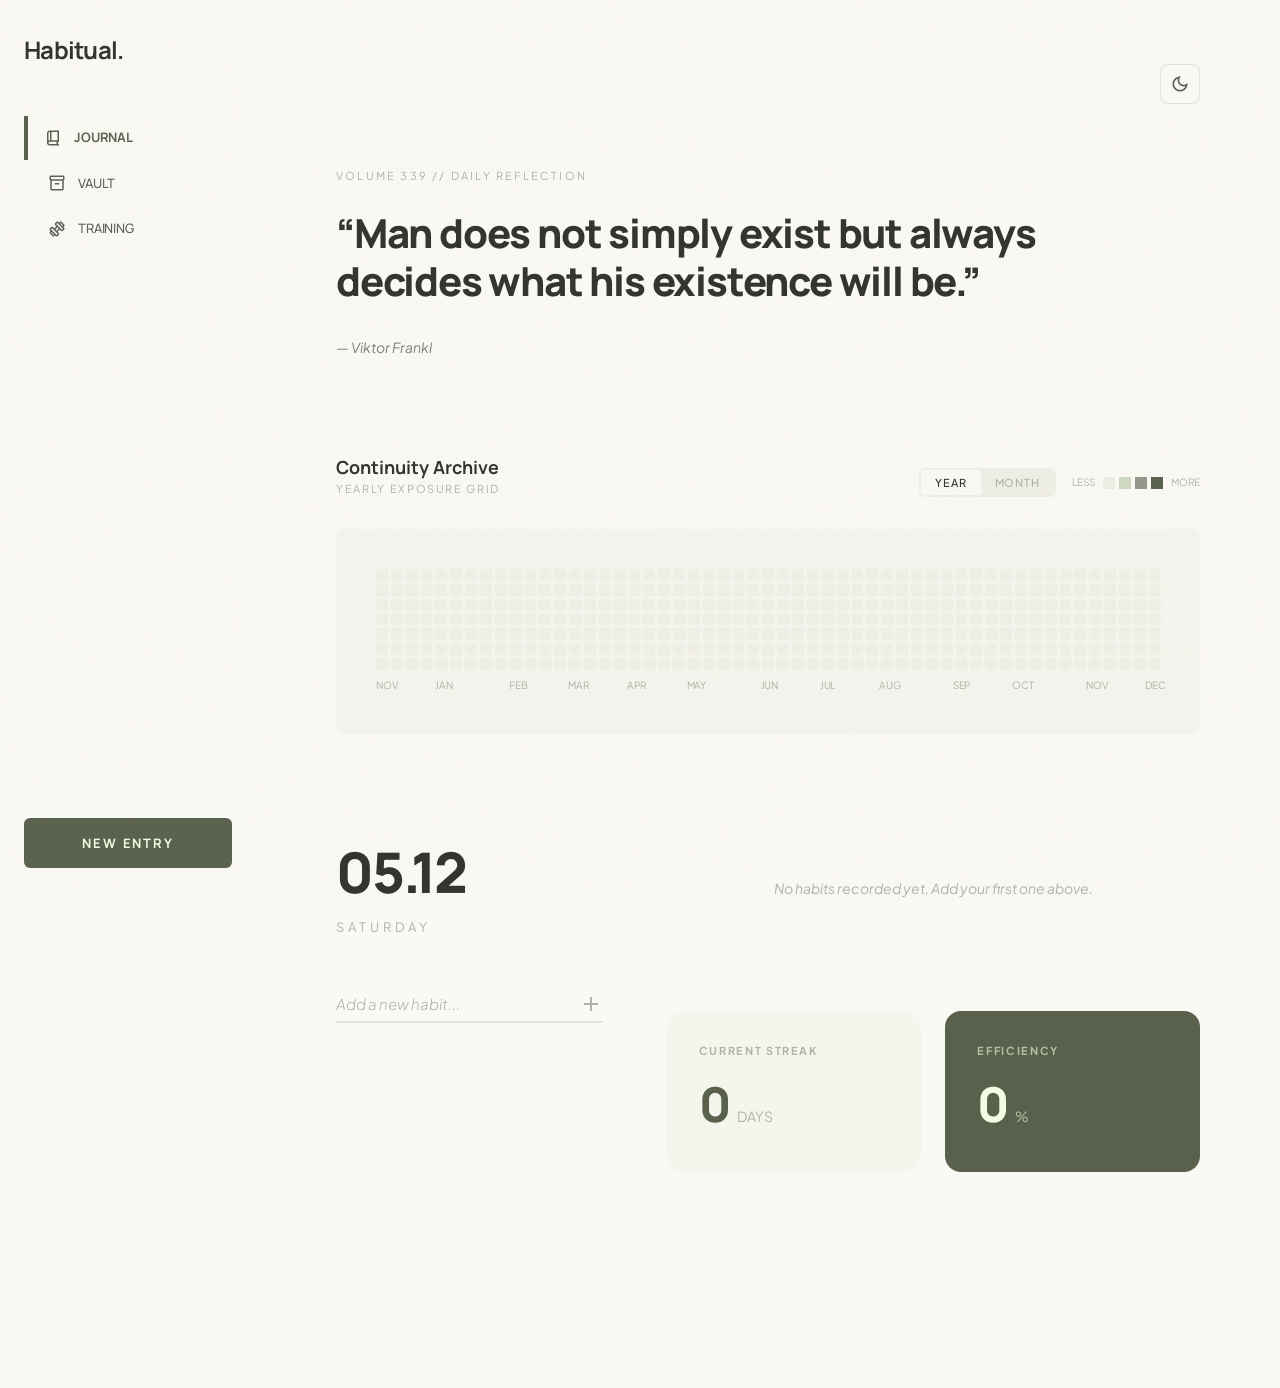
<file: index.html>
<!DOCTYPE html>
<html lang="en">
<head>
    <meta charset="UTF-8">
    <meta name="viewport" content="width=device-width, initial-scale=1.0">
    <title>Habitual</title>
    <link rel="preconnect" href="https://fonts.googleapis.com">
    <link rel="preconnect" href="https://fonts.gstatic.com" crossorigin>
    <link href="https://fonts.googleapis.com/css2?family=Manrope:wght@200;400;700;800&family=Plus+Jakarta+Sans:ital,wght@0,300;0,400;0,500;0,600;0,700;1,400&display=swap" rel="stylesheet">
    <link href="https://fonts.googleapis.com/css2?family=Material+Symbols+Outlined:wght,FILL@100..700,0..1&display=swap" rel="stylesheet">
    <link rel="icon" type="image/svg+xml" href="assets/favicon-light.svg" media="(prefers-color-scheme: light)">
    <link rel="icon" type="image/svg+xml" href="assets/favicon-dark.svg" media="(prefers-color-scheme: dark)">
    <link rel="stylesheet" href="css/style.css">
    <link rel="manifest" href="manifest.json">
    <meta name="theme-color" content="#59614d">
</head>
<body>
    <div class="film-grain"></div>

    <div class="layout">
        <!-- Sidebar -->
        <aside class="sidebar" id="sidebar">
            <div class="sidebar-brand">
                <h1 class="logo">Habitual.</h1>
            </div>
            <nav class="nav">
                <a href="#" class="nav-item active" data-view="journal">
                    <span class="material-symbols-outlined">book_2</span>
                    <span class="nav-label">Journal</span>
                </a>
                <a href="#" class="nav-item" data-view="archive">
                    <span class="material-symbols-outlined">inventory_2</span>
                    <span class="nav-label">Vault</span>
                </a>
                <a href="#" class="nav-item" data-view="training">
                    <span class="material-symbols-outlined">exercise</span>
                    <span class="nav-label">Training</span>
                </a>
            </nav>
            <div class="sidebar-footer">
                <button class="new-entry-btn" id="new-entry-btn">New Entry</button>
            </div>
        </aside>

        <!-- Main Content -->
        <main class="main">
            <!-- Top bar -->
            <header class="top-bar">
                <div class="top-bar-left">
                    <button class="hamburger" id="hamburger" aria-label="Open menu">
                        <span class="material-symbols-outlined">menu</span>
                    </button>
                    <h1 class="mobile-logo">Habitual.</h1>
                </div>
                <button class="theme-toggle" id="theme-toggle" aria-label="Toggle dark mode">
                    <span class="material-symbols-outlined" id="theme-icon">dark_mode</span>
                </button>
            </header>

            <!-- Mobile sidebar overlay -->
            <div class="mobile-sidebar-backdrop hidden" id="mobile-sidebar-backdrop"></div>

            <!-- Journal View -->
            <div id="view-journal">
            <!-- Section 1: Editorial Quote -->
            <section class="quote-section">
                <div class="quote-inner">
                    <span class="quote-label" id="quote-label"></span>
                    <h2 class="quote-text" id="quote-text"></h2>
                    <p class="quote-author" id="quote-author"></p>
                </div>
            </section>

            <!-- Section 2: Continuity Archive (Heatmap) -->
            <section class="archive-section" data-mode="year">
                <div class="archive-header">
                    <div>
                        <h3 class="archive-title">Continuity Archive</h3>
                        <p class="archive-subtitle" id="archive-subtitle">Yearly Exposure Grid</p>
                    </div>
                    <div class="archive-header-right">
                        <div class="archive-toggle" role="group" aria-label="Activity range">
                            <button type="button" class="archive-toggle-btn active" data-mode="year">Year</button>
                            <button type="button" class="archive-toggle-btn" data-mode="month">Month</button>
                        </div>
                        <div class="archive-legend">
                            <span class="legend-label">Less</span>
                            <div class="legend-boxes">
                                <div class="legend-box" data-level="0"></div>
                                <div class="legend-box" data-level="1"></div>
                                <div class="legend-box" data-level="2"></div>
                                <div class="legend-box" data-level="3"></div>
                            </div>
                            <span class="legend-label">More</span>
                        </div>
                    </div>
                </div>
                <div class="archive-card">
                    <div class="archive-grid-wrap">
                        <div class="archive-grid" id="activity-grid"></div>
                        <div class="archive-months" id="archive-months"></div>
                    </div>
                </div>
            </section>

            <!-- Section 3: Today's Tasks -->
            <section class="today-section">
                <div class="today-left">
                    <div class="today-left-sticky">
                        <h2 class="today-date" id="today-date"></h2>
                        <p class="today-day-label" id="today-day-label"></p>

                        <div class="input-group">
                            <form class="input-row" id="add-habit-form">
                                <input type="text" id="habit-input" class="habit-input" placeholder="Add a new habit..." maxlength="60" autocomplete="off">
                                <button type="submit" class="input-add-btn" aria-label="Add habit">
                                    <span class="material-symbols-outlined">add</span>
                                </button>
                            </form>
                        </div>
                    </div>
                </div>

                <div class="today-right">
                    <ul class="habit-list" id="habit-list"></ul>

                    <!-- Stat cards -->
                    <div class="stat-cards">
                        <div class="stat-card stat-card-streak">
                            <h4 class="stat-label">Current Streak</h4>
                            <div class="stat-value-row">
                                <span class="stat-number" id="stat-streak">0</span>
                                <span class="stat-unit">Days</span>
                            </div>
                        </div>
                        <div class="stat-card stat-card-efficiency">
                            <h4 class="stat-label">Efficiency</h4>
                            <div class="stat-value-row">
                                <span class="stat-number" id="stat-efficiency">0</span>
                                <span class="stat-unit">%</span>
                            </div>
                        </div>
                    </div>
                </div>
            </section>
            </div><!-- /#view-journal -->

            <!-- Archive View -->
            <section class="archive-view hidden" id="view-archive">
                <h2 class="section-title">The Vault</h2>
                <p class="archive-view-desc">Habits here are paused. Restore them to your journal or remove permanently.</p>
                <ul class="archived-list" id="archived-list"></ul>
            </section>

            <!-- Training View -->
            <section class="training-view hidden" id="view-training">
                <div class="training-content" id="training-content">

                    <!-- Empty state (no blocks) -->
                    <div class="training-empty hidden" id="training-empty">
                        <span class="quote-label">Block 000 // Awaiting Programme</span>
                        <h2 class="training-empty-title">Begin a Training Block</h2>
                        <p class="training-empty-desc">Define a cyclic routine &mdash; pick the number of days, set a title and notes for each one, then work through the cycle. When the last day is ticked, the block resets.</p>
                        <button class="new-entry-btn training-empty-cta" id="training-empty-create">Create First Block</button>
                    </div>

                    <!-- Active block view -->
                    <div class="training-block-view hidden" id="training-block-view">

                        <!-- Header / block selector -->
                        <header class="training-header">
                            <div class="training-header-left">
                                <span class="quote-label" id="training-header-label">Active Block</span>
                                <h2 class="training-block-name" id="training-block-name"></h2>
                                <div class="training-block-pills" id="training-block-pills"></div>
                            </div>
                            <div class="training-header-right">
                                <button class="training-action-btn" id="training-new-btn" aria-label="Create new block">
                                    <span class="material-symbols-outlined">add</span>
                                </button>
                                <button class="training-action-btn" id="training-edit-btn" aria-label="Edit current block">
                                    <span class="material-symbols-outlined">edit</span>
                                </button>
                                <button class="training-action-btn training-action-btn-danger" id="training-delete-btn" aria-label="Delete current block">
                                    <span class="material-symbols-outlined">delete</span>
                                </button>
                            </div>
                        </header>

                        <!-- Progress -->
                        <section class="training-progress">
                            <div class="training-progress-row">
                                <span class="training-progress-cycle" id="training-cycle-label"></span>
                                <span class="training-progress-day" id="training-progress-day"></span>
                            </div>
                            <div class="training-progress-bar">
                                <div class="training-progress-fill" id="training-progress-fill"></div>
                            </div>
                        </section>

                        <!-- Stats -->
                        <div class="stat-cards training-stat-cards">
                            <div class="stat-card stat-card-streak">
                                <h4 class="stat-label">Current Streak</h4>
                                <div class="stat-value-row">
                                    <span class="stat-number" id="training-streak">0</span>
                                    <span class="stat-unit">Days</span>
                                </div>
                            </div>
                            <div class="stat-card stat-card-cycles">
                                <h4 class="stat-label">Cycles Completed</h4>
                                <div class="stat-value-row">
                                    <span class="stat-number" id="training-cycles">0</span>
                                    <span class="stat-unit">Cycles</span>
                                </div>
                            </div>
                        </div>

                        <!-- Training Calendar (heatmap) -->
                        <section class="training-heatmap-section" data-mode="month">
                            <div class="archive-header">
                                <div>
                                    <h3 class="archive-title">Training Calendar</h3>
                                    <p class="archive-subtitle" id="training-heatmap-subtitle">Monthly Training Grid</p>
                                </div>
                                <div class="archive-header-right">
                                    <div class="archive-toggle" role="group" aria-label="Training range">
                                        <button type="button" class="archive-toggle-btn" data-tmode="year">Year</button>
                                        <button type="button" class="archive-toggle-btn active" data-tmode="month">Month</button>
                                    </div>
                                    <div class="archive-legend">
                                        <span class="legend-label">Less</span>
                                        <div class="legend-boxes">
                                            <div class="legend-box" data-level="0"></div>
                                            <div class="legend-box" data-level="1"></div>
                                            <div class="legend-box" data-level="2"></div>
                                            <div class="legend-box" data-level="3"></div>
                                        </div>
                                        <span class="legend-label">More</span>
                                    </div>
                                </div>
                            </div>
                            <div class="archive-card">
                                <div class="archive-grid-wrap">
                                    <div class="archive-grid" id="training-heatmap-grid"></div>
                                    <div class="archive-months" id="training-heatmap-months"></div>
                                </div>
                            </div>
                        </section>

                        <!-- Day list -->
                        <section class="training-days-section">
                            <h3 class="archive-title training-days-title">Training Block</h3>
                            <ul class="training-day-list" id="training-day-list"></ul>
                        </section>
                    </div>
                </div>
            </section>
        </main>
    </div>

    <!-- Delete confirmation modal -->
    <div class="modal-backdrop hidden" id="delete-modal">
        <div class="modal">
            <h3 class="modal-title">Delete permanently?</h3>
            <p class="modal-body">This habit and its history will be removed forever. This cannot be undone.</p>
            <div class="modal-actions">
                <button class="modal-btn modal-btn-cancel" id="modal-cancel">Cancel</button>
                <button class="modal-btn modal-btn-confirm" id="modal-confirm">Delete</button>
            </div>
        </div>
    </div>

    <!-- Block create/edit modal -->
    <div class="modal-backdrop hidden" id="block-modal">
        <div class="modal modal-block">
            <h3 class="modal-title" id="block-modal-title">New Block</h3>
            <form id="block-form" class="block-form" autocomplete="off">
                <label class="block-field">
                    <span class="block-field-label">Block Name</span>
                    <input type="text" id="block-name-input" class="block-field-input" maxlength="40" placeholder="e.g. Strength Cycle" required>
                </label>
                <label class="block-field">
                    <span class="block-field-label">Number of Days</span>
                    <input type="number" id="block-days-count" class="block-field-input" min="1" max="30" value="3" required>
                </label>
                <div class="block-days-list" id="block-days-list"></div>
                <div class="modal-actions">
                    <button type="button" class="modal-btn modal-btn-cancel" id="block-modal-cancel">Cancel</button>
                    <button type="submit" class="modal-btn modal-btn-save">Save Block</button>
                </div>
            </form>
        </div>
    </div>

    <!-- Block delete confirmation modal -->
    <div class="modal-backdrop hidden" id="block-delete-modal">
        <div class="modal">
            <h3 class="modal-title">Delete this block?</h3>
            <p class="modal-body">The block and its current cycle progress will be removed. Training history (streak, cycles) remains.</p>
            <div class="modal-actions">
                <button class="modal-btn modal-btn-cancel" id="block-delete-cancel">Cancel</button>
                <button class="modal-btn modal-btn-confirm" id="block-delete-confirm">Delete</button>
            </div>
        </div>
    </div>

    <!-- Cycle complete celebration -->
    <div class="cycle-complete-overlay hidden" id="cycle-complete-overlay">
        <div class="cycle-complete-card">
            <span class="material-symbols-outlined cycle-complete-icon">military_tech</span>
            <p class="quote-label" id="cycle-complete-label">Cycle Complete</p>
            <h3 class="cycle-complete-title" id="cycle-complete-title">Reset for next round</h3>
        </div>
    </div>

    <!-- Mobile FAB -->
    <button class="mobile-fab" id="mobile-add-btn" aria-label="Add habit">
        <span class="material-symbols-outlined">add</span>
    </button>

    <script src="js/quotes.js"></script>
    <script src="js/storage.js"></script>
    <script src="js/sync.js"></script>
    <script src="js/app.js"></script>
    <script>
        if ('serviceWorker' in navigator) {
            navigator.serviceWorker.register('/sw.js');
        }
    </script>
</body>
</html>
</file>
<file: css/style.css>
/* ===================================
   HABITUAL — Analog Archivist
   Light theme / Earthy greens
   =================================== */

:root {
    --background: #fbf9f4;
    --surface: #fbf9f4;
    --surface-container-lowest: #ffffff;
    --surface-container-low: #f5f4ed;
    --surface-container: #efeee6;
    --surface-container-high: #e9e9df;
    --surface-container-highest: #e2e3d8;
    --surface-variant: #e2e3d8;
    --surface-dim: #d9dbcf;
    --on-background: #31332c;
    --on-surface: #31332c;
    --on-surface-variant: #5e6057;
    --primary: #59614d;
    --primary-dim: #4d5542;
    --primary-container: #dde6cd;
    --primary-fixed-dim: #cfd8bf;
    --on-primary: #f3fbe1;
    --on-primary-container: #4c5441;
    --secondary: #665e52;
    --secondary-container: #ece1d2;
    --secondary-dim: #5a5247;
    --on-secondary: #fff8f1;
    --on-secondary-container: #585145;
    --tertiary: #5f5f5f;
    --outline: #7a7c73;
    --outline-variant: #b1b3a9;
    --inverse-surface: #0e0e0c;
    --error: #b44;
    --error-hover: #c55;
    --on-error: #fff;
    --font-headline: 'Manrope', -apple-system, BlinkMacSystemFont, 'Segoe UI', system-ui, sans-serif;
    --font-body: 'Plus Jakarta Sans', -apple-system, BlinkMacSystemFont, 'Segoe UI', system-ui, sans-serif;
}

/* Dark theme overrides */
body.dark {
    --background: #111110;
    --surface: #111110;
    --surface-container-lowest: #0c0c0b;
    --surface-container-low: #1a1a18;
    --surface-container: #1f1f1c;
    --surface-container-high: #292926;
    --surface-container-highest: #343430;
    --surface-variant: #3a3a36;
    --surface-dim: #111110;
    --on-background: #e2e3d8;
    --on-surface: #e2e3d8;
    --on-surface-variant: #c5c7bc;
    --primary: #b0b99e;
    --primary-dim: #8d9578;
    --primary-container: #3a4230;
    --primary-fixed-dim: #6b7360;
    --on-primary: #272e1e;
    --on-primary-container: #dde6cd;
    --secondary: #d0c6b7;
    --secondary-container: #3e3830;
    --secondary-dim: #a09787;
    --on-secondary: #302a22;
    --on-secondary-container: #ece1d2;
    --tertiary: #c6c6c6;
    --outline: #8d8f86;
    --outline-variant: #5e6057;
    --inverse-surface: #e2e3d8;
    --error: #cf6679;
    --error-hover: #e07a8e;
    --on-error: #1a1a18;
    --header-blur: rgba(17, 17, 16, 0.8);
}

/* Theme toggle */
.theme-toggle {
    background: none;
    border: 1px solid var(--surface-variant);
    border-radius: 8px;
    color: var(--on-surface-variant);
    cursor: pointer;
    display: flex;
    align-items: center;
    justify-content: center;
    width: 40px;
    height: 40px;
    transition: color 0.2s ease, border-color 0.2s ease;
    padding: 0;
    position: relative;
    z-index: 100;
}

.theme-toggle:hover {
    color: var(--primary);
    border-color: var(--primary);
}

.theme-toggle .material-symbols-outlined {
    font-size: 1.25rem;
}

/* Theme fade transition on key surfaces */
.sidebar,
.top-bar,
.archive-card,
.habit-item,
.stat-card,
.mobile-fab,
.new-entry-btn,
.habit-check {
    transition: background-color 0.7s ease, color 0.7s ease, border-color 0.7s ease;
}

.logo,
.quote-text,
.quote-author,
.quote-label,
.today-date,
.today-day-label,
.archive-title,
.habit-name,
.stat-number,
.stat-label,
.stat-unit,
.nav-item {
    transition: color 0.7s ease;
}

/* Reset */
*, *::before, *::after {
    margin: 0;
    padding: 0;
    box-sizing: border-box;
}

html {
    font-size: 16px;
    -webkit-font-smoothing: antialiased;
    -moz-osx-font-smoothing: grayscale;
}

body {
    font-family: var(--font-body);
    background: var(--background);
    color: var(--on-surface);
    min-height: 100vh;
    line-height: 1.5;
    position: relative;
    overflow-x: hidden;
    transition: background-color 0.7s ease, color 0.7s ease;
}

::selection {
    background: var(--primary-container);
    color: var(--on-primary-container);
}

.material-symbols-outlined {
    font-variation-settings: "FILL" 0, "wght" 400, "GRAD" 0, "opsz" 24;
}

/* Film grain */
.film-grain {
    position: fixed;
    inset: 0;
    pointer-events: none;
    z-index: 9999;
    opacity: 0.04;
    background-image: url("data:image/svg+xml,%3Csvg viewBox='0 0 512 512' xmlns='http://www.w3.org/2000/svg'%3E%3Cfilter id='noise'%3E%3CfeTurbulence type='fractalNoise' baseFrequency='0.75' numOctaves='4' stitchTiles='stitch'/%3E%3C/filter%3E%3Crect width='100%25' height='100%25' filter='url(%23noise)'/%3E%3C/svg%3E");
    background-repeat: repeat;
    background-size: 512px 512px;
}

/* ===================================
   Layout
   =================================== */

.layout {
    display: flex;
    min-height: 100vh;
}

/* ===================================
   Sidebar
   =================================== */

.sidebar {
    display: flex;
    flex-direction: column;
    width: 256px;
    height: 100vh;
    background: var(--surface);
    padding: 32px 24px;
    position: fixed;
    top: 0;
    left: 0;
    z-index: 100;
    transform: translateX(-100%);
    transition: transform 0.25s ease;
}

.sidebar-brand {
    margin-bottom: 48px;
}

.logo {
    font-family: var(--font-headline);
    font-size: 1.5rem;
    font-weight: 700;
    letter-spacing: -0.03em;
    color: var(--on-background);
}


.nav {
    display: flex;
    flex-direction: column;
    gap: 2px;
    flex-grow: 1;
}

.nav-item {
    display: flex;
    align-items: center;
    gap: 12px;
    padding: 12px 20px;
    text-decoration: none;
    font-family: var(--font-headline);
    font-size: 0.8125rem;
    font-weight: 500;
    letter-spacing: -0.01em;
    text-transform: uppercase;
    color: var(--on-surface-variant);
    transition: color 0.2s ease, background 0.2s ease;
    border-left: 4px solid transparent;
}

.nav-item .material-symbols-outlined {
    font-size: 1.125rem;
}

.nav-item:hover {
    background: var(--surface-container-high);
    color: var(--on-background);
}

.nav-item.active {
    color: var(--primary);
    font-weight: 700;
    border-left-color: var(--primary);
    padding-left: 16px;
}

.sidebar-footer {
    margin-top: auto;
}

.new-entry-btn {
    width: 100%;
    background: var(--primary);
    color: var(--on-primary);
    border: none;
    padding: 16px;
    border-radius: 6px;
    font-family: var(--font-headline);
    font-size: 0.8125rem;
    font-weight: 700;
    letter-spacing: 0.15em;
    text-transform: uppercase;
    cursor: pointer;
    transition: transform 0.15s ease;
}

.new-entry-btn:active {
    transform: scale(0.95);
}

/* ===================================
   Main Content
   =================================== */

.main {
    flex: 1;
    padding: 48px 32px 120px;
    max-width: 1100px;
    margin: 0 auto;
    overflow-x: hidden;
}

/* ===================================
   Top Bar
   =================================== */

.top-bar {
    display: flex;
    justify-content: space-between;
    align-items: center;
    margin-bottom: 48px;
    position: sticky;
    top: 0;
    background: var(--header-blur, rgba(251, 249, 244, 0.8));
    backdrop-filter: blur(12px);
    z-index: 50;
    padding: 16px 0;
}

.top-bar-left {
    display: flex;
    align-items: center;
    gap: 12px;
}

.hamburger {
    background: none;
    border: none;
    color: var(--on-surface-variant);
    cursor: pointer;
    display: flex;
    align-items: center;
    justify-content: center;
    padding: 0;
}

.hamburger .material-symbols-outlined {
    font-size: 1.5rem;
}

.mobile-logo {
    font-family: var(--font-headline);
    font-weight: 800;
    color: var(--on-background);
}

/* Mobile sidebar overlay */
.mobile-sidebar-backdrop {
    position: fixed;
    inset: 0;
    background: rgba(0, 0, 0, 0.5);
    z-index: 99;
    backdrop-filter: blur(2px);
}

.mobile-sidebar-backdrop.hidden {
    display: none;
}

.sidebar.mobile-open {
    transform: translateX(0);
}

/* ===================================
   Quote Section
   =================================== */

.quote-section {
    margin-bottom: 96px;
    margin-top: 48px;
}

.quote-inner {
    max-width: 720px;
}

.quote-label {
    display: block;
    font-family: var(--font-body);
    font-size: 0.6875rem;
    text-transform: uppercase;
    letter-spacing: 0.2em;
    color: var(--outline-variant);
    margin-bottom: 24px;
}

.quote-text {
    font-family: var(--font-headline);
    font-size: 2.5rem;
    font-weight: 800;
    color: var(--on-background);
    line-height: 1.2;
    letter-spacing: -0.03em;
}

.quote-text .highlight {
    color: var(--primary);
    font-style: italic;
}

.quote-author {
    margin-top: 32px;
    font-family: var(--font-body);
    font-size: 0.875rem;
    color: var(--on-surface-variant);
    font-style: italic;
    opacity: 0.8;
}

/* ===================================
   Continuity Archive (Heatmap)
   =================================== */

.archive-section {
    margin-bottom: 96px;
}

.archive-header {
    display: flex;
    flex-wrap: wrap;
    justify-content: space-between;
    align-items: flex-end;
    gap: 16px;
    margin-bottom: 32px;
}

.archive-header-right {
    display: flex;
    flex-wrap: wrap;
    align-items: center;
    gap: 16px;
}

.archive-toggle {
    display: flex;
    background: var(--surface-container);
    border-radius: 6px;
    padding: 2px;
}

.archive-toggle-btn {
    font-family: var(--font-body);
    font-size: 0.6875rem;
    font-weight: 500;
    text-transform: uppercase;
    letter-spacing: 0.08em;
    padding: 6px 14px;
    border: none;
    background: transparent;
    color: var(--outline-variant);
    cursor: pointer;
    border-radius: 4px;
    transition: background-color 0.7s ease, color 0.7s ease;
}

.archive-toggle-btn.active {
    background: var(--surface);
    color: var(--on-background);
}

.archive-toggle-btn:not(.active):hover {
    color: var(--on-background);
}

.archive-title {
    font-family: var(--font-headline);
    font-size: 1.125rem;
    font-weight: 700;
    color: var(--on-background);
}

.archive-subtitle {
    font-family: var(--font-body);
    font-size: 0.6875rem;
    text-transform: uppercase;
    letter-spacing: 0.15em;
    color: var(--outline-variant);
}

.archive-legend {
    display: flex;
    align-items: center;
    gap: 8px;
}

.legend-label {
    font-family: var(--font-body);
    font-size: 0.625rem;
    text-transform: uppercase;
    color: var(--outline-variant);
}

.legend-boxes {
    display: flex;
    gap: 4px;
}

.legend-box {
    width: 12px;
    height: 12px;
    transition: background-color 0.7s ease;
}

.legend-box[data-level="0"] { background: var(--surface-container); }
.legend-box[data-level="1"] { background: var(--primary-fixed-dim); }
.legend-box[data-level="2"] { background: var(--primary-dim); opacity: 0.6; }
.legend-box[data-level="3"] { background: var(--primary); }

.archive-card {
    background: var(--surface-container-low);
    padding: 24px 40px;
    border-radius: 8px;
    overflow-x: auto;
}

.archive-grid-wrap {
    min-width: 700px;
}

.archive-grid {
    display: grid;
    grid-template-rows: repeat(7, 1fr);
    grid-auto-flow: column;
    grid-auto-columns: 1fr;
    gap: 3px;
}

.activity-cell {
    aspect-ratio: 1;
    border-radius: 2px;
    opacity: 0.9;
    transition: opacity 0.15s ease, background-color 0.7s ease;
    cursor: crosshair;
    position: relative;
}

.activity-cell:hover {
    opacity: 1;
    z-index: 20;
}

.activity-cell[data-level="0"] { background: var(--surface-container); }
.activity-cell[data-level="1"] { background: var(--primary-fixed-dim); }
.activity-cell[data-level="2"] { background: var(--primary-dim); opacity: 0.6; }
.activity-cell[data-level="2"]:hover { opacity: 0.8; }
.activity-cell[data-level="3"] { background: var(--primary); }

/* Tooltip */
.activity-cell::after {
    content: attr(data-tooltip);
    position: absolute;
    bottom: calc(100% + 6px);
    left: 50%;
    transform: translateX(-50%);
    background: var(--inverse-surface);
    color: var(--surface);
    font-size: 0.625rem;
    font-family: var(--font-body);
    padding: 4px 8px;
    border-radius: 4px;
    white-space: nowrap;
    opacity: 0;
    pointer-events: none;
    transition: opacity 0.15s ease;
    z-index: 10;
}

.activity-cell:hover::after {
    opacity: 1;
}

.archive-months {
    position: relative;
    height: 16px;
    margin-top: 8px;
    font-family: var(--font-body);
    font-size: 0.625rem;
    text-transform: uppercase;
    letter-spacing: -0.02em;
    color: var(--outline-variant);
}

.archive-section[data-mode="month"] .archive-grid-wrap {
    min-width: 0;
}

.archive-section[data-mode="month"] .archive-grid {
    grid-template-rows: repeat(7, 14px);
    grid-auto-columns: 14px;
    justify-content: start;
}

.archive-section[data-mode="month"] .archive-months {
    display: none;
}

/* ===================================
   Today Section
   =================================== */

.today-section {
    display: grid;
    grid-template-columns: 1fr;
    gap: 64px;
    margin-bottom: 96px;
}

.today-left-sticky {
    position: sticky;
    top: 96px;
}

.today-date {
    font-family: var(--font-headline);
    font-size: 3.5rem;
    font-weight: 800;
    color: var(--on-background);
    letter-spacing: -0.04em;
    margin-bottom: 4px;
}

.today-day-label {
    font-family: var(--font-body);
    font-size: 0.8125rem;
    text-transform: uppercase;
    letter-spacing: 0.3em;
    color: var(--outline-variant);
    margin-bottom: 48px;
}

/* Input group */
.input-group {
    margin-bottom: 32px;
}


.input-row {
    display: flex;
    align-items: center;
    position: relative;
}

.habit-input {
    width: 100%;
    background: transparent;
    border: none;
    border-bottom: 2px solid var(--surface-variant);
    padding: 8px 32px 8px 0;
    font-family: var(--font-body);
    font-size: 0.9375rem;
    color: var(--on-background);
    outline: none;
    transition: border-color 0.2s ease;
}

.habit-input::placeholder {
    color: var(--outline-variant);
    font-weight: 300;
    font-style: italic;
}

.habit-input:focus {
    border-bottom-color: var(--primary);
}

.input-add-btn {
    position: absolute;
    right: 0;
    top: 50%;
    transform: translateY(-50%);
    background: none;
    border: none;
    cursor: pointer;
    color: var(--outline-variant);
    transition: color 0.15s ease;
    padding: 0;
    display: flex;
}

.input-add-btn:hover,
.habit-input:focus ~ .input-add-btn {
    color: var(--primary);
}


/* ===================================
   Habit List
   =================================== */

.habit-list {
    list-style: none;
    display: flex;
    flex-direction: column;
    gap: 12px;
    margin-bottom: 24px;
}

.habit-item {
    display: flex;
    align-items: center;
    justify-content: space-between;
    padding: 20px;
    background: var(--surface-container-highest);
    border-radius: 8px;
    transition: transform 0.2s ease;
    cursor: grab;
    user-select: none;
}

.habit-item.dragging {
    opacity: 0.4;
    transform: scale(0.98);
}

.habit-item.drag-over {
    box-shadow: inset 0 -2px 0 var(--primary);
}

.habit-item-left {
    display: flex;
    align-items: center;
    gap: 24px;
    flex: 1;
    min-width: 0;
}

.habit-check {
    flex-shrink: 0;
    width: 24px;
    height: 24px;
    border: 2px solid var(--primary);
    border-radius: 4px;
    background: transparent;
    cursor: pointer;
    display: flex;
    align-items: center;
    justify-content: center;
    transition: all 0.15s ease;
    padding: 0;
    color: var(--primary);
}

.habit-check .material-symbols-outlined {
    font-size: 1.125rem;
    transform: scale(0);
    transition: transform 0.15s ease;
}

.habit-check:active {
    transform: scale(0.9);
}

.habit-item.completed .habit-check {
    background: var(--primary);
    border-color: var(--primary);
    color: var(--on-primary);
}

.habit-item.completed .habit-check .material-symbols-outlined {
    transform: scale(1);
}

.habit-name {
    font-family: var(--font-headline);
    font-size: 1.0625rem;
    font-weight: 600;
    color: var(--on-background);
    letter-spacing: -0.01em;
    white-space: nowrap;
    overflow: hidden;
    text-overflow: ellipsis;
}

.habit-item.completed .habit-name {
    text-decoration: line-through;
    opacity: 0.6;
    font-style: italic;
}

.habit-item.completed {
    background: var(--secondary-container);
    opacity: 0.8;
}

.habit-item-right {
    display: flex;
    align-items: center;
    gap: 8px;
    flex-shrink: 0;
}

.habit-badge {
    font-family: var(--font-body);
    font-size: 0.625rem;
    text-transform: uppercase;
    letter-spacing: 0.15em;
    padding: 4px 8px;
    border-radius: 4px;
}

.habit-badge-streak {
    color: var(--outline-variant);
    background: var(--surface-container-low);
}

.habit-badge-done {
    color: var(--primary);
    font-weight: 700;
}

.habit-delete {
    background: none;
    border: none;
    color: var(--outline-variant);
    cursor: pointer;
    font-size: 1.2rem;
    padding: 0 4px;
    opacity: 1;
    transition: opacity 0.15s ease, color 0.15s ease;
    display: flex;
    align-items: center;
}

@media (hover: hover) {
    .habit-item:hover {
        transform: translateX(4px);
    }

    .habit-item.completed:hover {
        transform: none;
    }

    .habit-item:hover .habit-check .material-symbols-outlined {
        transform: scale(1);
    }

    .habit-delete {
        opacity: 0;
    }

    .habit-item:hover .habit-delete {
        opacity: 1;
    }

    .habit-delete:hover {
        color: var(--on-background);
    }
}

/* ===================================
   Stat Cards
   =================================== */

.stat-cards {
    display: flex;
    gap: 24px;
    margin-top: 64px;
}

.stat-card {
    flex: 1;
    padding: 32px;
    border-radius: 16px;
    position: relative;
    overflow: hidden;
}

.stat-card-streak {
    background: var(--surface-container-low);
}

.stat-card-efficiency {
    background: var(--primary);
    color: var(--on-primary);
}

.stat-label {
    font-family: var(--font-body);
    font-size: 0.6875rem;
    text-transform: uppercase;
    letter-spacing: 0.15em;
    margin-bottom: 8px;
}

.stat-card-streak .stat-label {
    color: var(--outline-variant);
}

.stat-card-efficiency .stat-label {
    color: var(--on-primary);
    opacity: 0.6;
}

.stat-value-row {
    display: flex;
    align-items: baseline;
    gap: 8px;
}

.stat-number {
    font-family: var(--font-headline);
    font-size: 3rem;
    font-weight: 800;
    letter-spacing: -0.04em;
}

.stat-card-streak .stat-number {
    color: var(--primary);
}

.stat-unit {
    font-family: var(--font-body);
    font-size: 0.875rem;
    text-transform: uppercase;
}

.stat-card-streak .stat-unit {
    color: var(--outline-variant);
}

.stat-card-efficiency .stat-unit {
    opacity: 0.6;
}

/* ===================================
   Empty state
   =================================== */

.empty-state {
    text-align: center;
    padding: 48px 24px;
    color: var(--outline-variant);
    font-size: 0.875rem;
    font-style: italic;
}

/* ===================================
   Mobile FAB
   =================================== */

.mobile-fab {
    display: flex;
    position: fixed;
    bottom: 24px;
    right: 24px;
    width: 56px;
    height: 56px;
    border-radius: 50%;
    background: var(--primary);
    color: var(--on-primary);
    border: none;
    align-items: center;
    justify-content: center;
    cursor: pointer;
    box-shadow: 0 4px 12px rgba(0, 0, 0, 0.15);
    transition: transform 0.15s ease;
    z-index: 50;
}

.mobile-fab:active {
    transform: scale(0.9);
}

.mobile-fab .material-symbols-outlined {
    font-size: 1.5rem;
}

/* ===================================
   Scrollbar
   =================================== */

::-webkit-scrollbar {
    width: 8px;
    height: 8px;
}

::-webkit-scrollbar-track {
    background: transparent;
}

::-webkit-scrollbar-thumb {
    background: var(--outline-variant);
    border-radius: 2px;
}

/* ===================================
   Focus
   =================================== */

:focus-visible {
    outline: 2px solid var(--primary);
    outline-offset: 2px;
}

/* ===================================
   Desktop (768px+)
   =================================== */

@media (min-width: 768px) {
    .sidebar {
        position: sticky;
        transform: none;
    }

    .hamburger {
        display: none;
    }

    .mobile-logo {
        display: none;
    }

    .top-bar {
        justify-content: flex-end;
    }

    .mobile-fab {
        display: none;
    }

    .main {
        padding: 48px 80px 120px;
    }

    .quote-section {
        margin-top: 48px;
    }

    .today-section {
        grid-template-columns: 4fr 8fr;
    }

    .archive-card {
        padding: 40px;
    }
}

/* ===================================
   Utilities
   =================================== */

.hidden {
    display: none !important;
}

/* ===================================
   Archive View
   =================================== */

.archive-view {
    max-width: 640px;
}

.archive-view .section-title {
    font-family: var(--font-headline);
    font-size: 1.125rem;
    font-weight: 700;
    color: var(--on-background);
    text-transform: none;
    letter-spacing: -0.01em;
    margin-bottom: 8px;
}

.archive-view-desc {
    font-size: 0.8125rem;
    color: var(--outline-variant);
    margin-bottom: 32px;
}

.archived-list {
    list-style: none;
    display: flex;
    flex-direction: column;
    gap: 10px;
}

.archived-item {
    display: flex;
    align-items: center;
    justify-content: space-between;
    padding: 16px 20px;
    background: var(--surface-container-low);
    border-radius: 8px;
    transition: background-color 0.7s ease;
}

.archived-item-left {
    display: flex;
    flex-direction: column;
    gap: 2px;
    min-width: 0;
}

.archived-item-name {
    font-family: var(--font-headline);
    font-size: 0.95rem;
    font-weight: 600;
    color: var(--on-background);
    letter-spacing: -0.01em;
}

.archived-item-meta {
    font-size: 0.6875rem;
    color: var(--outline-variant);
}

.archived-item-actions {
    display: flex;
    align-items: center;
    gap: 8px;
    flex-shrink: 0;
}

.archived-btn {
    background: none;
    border: 1px solid var(--surface-variant);
    border-radius: 6px;
    cursor: pointer;
    display: flex;
    align-items: center;
    justify-content: center;
    width: 32px;
    height: 32px;
    padding: 0;
    color: var(--on-surface-variant);
    transition: color 0.15s ease, border-color 0.15s ease;
}

.archived-btn:hover {
    color: var(--primary);
    border-color: var(--primary);
}

.archived-btn-delete:hover {
    color: var(--error);
    border-color: var(--error);
}

.archived-btn .material-symbols-outlined {
    font-size: 1.125rem;
}

.archived-empty {
    text-align: center;
    padding: 48px 24px;
    color: var(--outline-variant);
    font-size: 0.875rem;
    font-style: italic;
}

/* ===================================
   Confirmation Modal
   =================================== */

.modal-backdrop {
    position: fixed;
    inset: 0;
    background: rgba(0, 0, 0, 0.5);
    display: flex;
    align-items: center;
    justify-content: center;
    z-index: 10000;
    backdrop-filter: blur(4px);
}

.modal-backdrop.hidden {
    display: none;
}

.modal {
    background: var(--surface-container-lowest);
    border-radius: 12px;
    padding: 32px;
    max-width: 400px;
    width: 90%;
    box-shadow: 0 16px 48px rgba(0, 0, 0, 0.2);
}

.modal-title {
    font-family: var(--font-headline);
    font-size: 1.125rem;
    font-weight: 700;
    color: var(--on-background);
    margin-bottom: 12px;
}

.modal-body {
    font-size: 0.875rem;
    color: var(--on-surface-variant);
    line-height: 1.6;
    margin-bottom: 24px;
}

.modal-actions {
    display: flex;
    gap: 12px;
    justify-content: flex-end;
}

.modal-btn {
    padding: 10px 20px;
    border-radius: 6px;
    font-family: var(--font-headline);
    font-size: 0.8125rem;
    font-weight: 600;
    cursor: pointer;
    transition: transform 0.1s ease;
    border: none;
}

.modal-btn:active {
    transform: scale(0.95);
}

.modal-btn-cancel {
    background: var(--surface-container-high);
    color: var(--on-surface);
}

.modal-btn-confirm {
    background: var(--error);
    color: var(--on-error);
}

.modal-btn-confirm:hover {
    background: var(--error-hover);
}

/* Dark mode grain boost */
body.dark .film-grain {
    opacity: 0.06;
    mix-blend-mode: overlay;
}

/* ===================================
   Training View — Empty State
   =================================== */

.training-empty {
    max-width: 560px;
    padding: 48px 0;
}

.training-empty .quote-label {
    margin-bottom: 24px;
}

.training-empty-title {
    font-family: var(--font-headline);
    font-size: 2.5rem;
    font-weight: 800;
    color: var(--on-background);
    line-height: 1.2;
    letter-spacing: -0.03em;
    margin-bottom: 24px;
    transition: color 0.7s ease;
}

.training-empty-desc {
    font-family: var(--font-body);
    font-size: 0.9375rem;
    color: var(--on-surface-variant);
    line-height: 1.7;
    margin-bottom: 32px;
}

.training-empty-cta {
    width: auto;
    padding: 14px 32px;
}

/* ===================================
   Training View — Header
   =================================== */

.training-header {
    display: flex;
    justify-content: space-between;
    align-items: flex-start;
    gap: 24px;
    flex-wrap: wrap;
    margin-bottom: 48px;
}

.training-header-left {
    flex: 1;
    min-width: 0;
}

.training-header-left .quote-label {
    margin-bottom: 12px;
}

.training-block-name {
    font-family: var(--font-headline);
    font-size: 2.5rem;
    font-weight: 800;
    color: var(--on-background);
    letter-spacing: -0.03em;
    margin-bottom: 16px;
    line-height: 1.1;
    transition: color 0.7s ease;
}

.training-block-pills {
    display: flex;
    flex-wrap: wrap;
    gap: 8px;
}

.training-block-pill {
    padding: 6px 14px;
    border-radius: 999px;
    background: var(--surface-container);
    border: none;
    color: var(--on-surface-variant);
    font-family: var(--font-body);
    font-size: 0.75rem;
    font-weight: 500;
    text-transform: uppercase;
    letter-spacing: 0.1em;
    cursor: pointer;
    transition: background-color 0.7s ease, color 0.7s ease;
}

.training-block-pill.active {
    background: var(--primary);
    color: var(--on-primary);
    font-weight: 700;
}

@media (hover: hover) {
    .training-block-pill:not(.active):hover {
        background: var(--surface-container-high);
        color: var(--on-background);
    }
}

.training-header-right {
    display: flex;
    align-items: center;
    gap: 8px;
    flex-shrink: 0;
}

.training-action-btn {
    background: none;
    border: 1px solid var(--surface-variant);
    border-radius: 8px;
    color: var(--on-surface-variant);
    cursor: pointer;
    display: flex;
    align-items: center;
    justify-content: center;
    width: 40px;
    height: 40px;
    padding: 0;
    transition: color 0.15s ease, border-color 0.15s ease, background-color 0.7s ease;
}

.training-action-btn:hover {
    color: var(--primary);
    border-color: var(--primary);
}

.training-action-btn-danger:hover {
    color: var(--error);
    border-color: var(--error);
}

.training-action-btn .material-symbols-outlined {
    font-size: 1.125rem;
}

/* ===================================
   Training View — Progress
   =================================== */

.training-progress {
    margin-bottom: 48px;
    padding: 24px 28px;
    background: var(--surface-container-low);
    border-radius: 12px;
    transition: background-color 0.7s ease;
}

.training-progress-row {
    display: flex;
    justify-content: space-between;
    align-items: baseline;
    margin-bottom: 16px;
    gap: 16px;
}

.training-progress-cycle {
    font-family: var(--font-headline);
    font-size: 0.875rem;
    font-weight: 700;
    text-transform: uppercase;
    letter-spacing: 0.15em;
    color: var(--on-background);
    transition: color 0.7s ease;
}

.training-progress-day {
    font-family: var(--font-body);
    font-size: 0.75rem;
    text-transform: uppercase;
    letter-spacing: 0.2em;
    color: var(--outline-variant);
}

.training-progress-bar {
    height: 6px;
    background: var(--surface-container-high);
    border-radius: 999px;
    overflow: hidden;
    transition: background-color 0.7s ease;
}

.training-progress-fill {
    height: 100%;
    background: var(--primary);
    border-radius: 999px;
    width: 0%;
    transition: width 0.4s ease, background-color 0.7s ease;
}

/* ===================================
   Training View — Stats
   =================================== */

.training-stat-cards {
    margin-top: 0;
    margin-bottom: 64px;
}

.stat-card-cycles {
    background: var(--primary);
    color: var(--on-primary);
}

.stat-card-cycles .stat-label {
    color: var(--on-primary);
    opacity: 0.6;
}

.stat-card-cycles .stat-unit {
    opacity: 0.6;
}

/* ===================================
   Training View — Heatmap
   =================================== */

.training-heatmap-section {
    margin-bottom: 64px;
}

.training-heatmap-section[data-mode="month"] .archive-grid-wrap {
    min-width: 0;
}

.training-heatmap-section[data-mode="month"] .archive-grid {
    grid-template-rows: repeat(7, 14px);
    grid-auto-columns: 14px;
    justify-content: start;
}

.training-heatmap-section[data-mode="month"] .archive-months {
    display: none;
}

/* ===================================
   Training View — Day List
   =================================== */

.training-days-section {
    margin-bottom: 64px;
}

.training-days-title {
    margin-bottom: 24px;
}

.training-day-list {
    list-style: none;
    display: flex;
    flex-direction: column;
    gap: 12px;
}

.training-day-item {
    display: flex;
    align-items: flex-start;
    gap: 20px;
    padding: 20px;
    background: var(--surface-container-highest);
    border-radius: 8px;
    transition: transform 0.2s ease, background-color 0.7s ease;
    user-select: none;
}

.training-day-item.completed {
    background: var(--secondary-container);
    opacity: 0.85;
}

.training-day-check {
    flex-shrink: 0;
    width: 24px;
    height: 24px;
    border: 2px solid var(--primary);
    border-radius: 4px;
    background: transparent;
    cursor: pointer;
    display: flex;
    align-items: center;
    justify-content: center;
    transition: all 0.15s ease, background-color 0.7s ease, border-color 0.7s ease, color 0.7s ease;
    padding: 0;
    color: var(--primary);
    margin-top: 2px;
}

.training-day-check .material-symbols-outlined {
    font-size: 1.125rem;
    transform: scale(0);
    transition: transform 0.15s ease;
}

.training-day-check:active {
    transform: scale(0.9);
}

.training-day-item.completed .training-day-check {
    background: var(--primary);
    border-color: var(--primary);
    color: var(--on-primary);
}

.training-day-item.completed .training-day-check .material-symbols-outlined {
    transform: scale(1);
}

.training-day-body {
    flex: 1;
    min-width: 0;
    display: flex;
    flex-direction: column;
    gap: 6px;
}

.training-day-top {
    display: flex;
    align-items: center;
    gap: 12px;
    flex-wrap: wrap;
}

.training-day-badge {
    font-family: var(--font-body);
    font-size: 0.625rem;
    text-transform: uppercase;
    letter-spacing: 0.2em;
    padding: 4px 10px;
    border-radius: 4px;
    background: var(--surface-container-low);
    color: var(--outline-variant);
    flex-shrink: 0;
    transition: background-color 0.7s ease, color 0.7s ease;
}

.training-day-item.completed .training-day-badge {
    background: var(--surface-container);
    color: var(--primary);
}

.training-day-title {
    font-family: var(--font-headline);
    font-size: 1.0625rem;
    font-weight: 600;
    color: var(--on-background);
    letter-spacing: -0.01em;
    transition: color 0.7s ease;
}

.training-day-item.completed .training-day-title {
    text-decoration: line-through;
    opacity: 0.6;
    font-style: italic;
}

.training-day-notes {
    font-family: var(--font-body);
    font-size: 0.875rem;
    color: var(--on-surface-variant);
    line-height: 1.6;
    white-space: pre-wrap;
}

.training-day-item.completed .training-day-notes {
    opacity: 0.6;
}

@media (hover: hover) {
    .training-day-item:hover {
        transform: translateX(4px);
    }
    .training-day-item.completed:hover {
        transform: none;
    }
    .training-day-item:hover .training-day-check .material-symbols-outlined {
        transform: scale(1);
    }
}

/* ===================================
   Block Create/Edit Modal
   =================================== */

.modal-block {
    max-width: 520px;
    max-height: 85vh;
    display: flex;
    flex-direction: column;
}

.block-form {
    display: flex;
    flex-direction: column;
    gap: 20px;
    overflow: hidden;
    min-height: 0;
}

.block-field {
    display: flex;
    flex-direction: column;
    gap: 6px;
}

.block-field-label {
    font-family: var(--font-body);
    font-size: 0.6875rem;
    text-transform: uppercase;
    letter-spacing: 0.2em;
    color: var(--outline-variant);
}

.block-field-input {
    width: 100%;
    background: transparent;
    border: none;
    border-bottom: 2px solid var(--surface-variant);
    padding: 8px 0;
    font-family: var(--font-body);
    font-size: 0.9375rem;
    color: var(--on-background);
    outline: none;
    transition: border-color 0.2s ease, color 0.7s ease;
}

.block-field-input:focus {
    border-bottom-color: var(--primary);
}

.block-days-list {
    display: flex;
    flex-direction: column;
    gap: 16px;
    overflow-y: auto;
    padding-right: 6px;
    flex: 1;
    min-height: 0;
    margin: 0 -6px 0 0;
}

.block-day-field {
    background: var(--surface-container-low);
    padding: 16px;
    border-radius: 8px;
    display: flex;
    flex-direction: column;
    gap: 10px;
    transition: background-color 0.7s ease;
}

.block-day-field-header {
    font-family: var(--font-body);
    font-size: 0.625rem;
    text-transform: uppercase;
    letter-spacing: 0.25em;
    color: var(--primary);
    font-weight: 700;
    transition: color 0.7s ease;
}

.block-day-title {
    width: 100%;
    background: transparent;
    border: none;
    border-bottom: 1px solid var(--surface-variant);
    padding: 6px 0;
    font-family: var(--font-headline);
    font-size: 0.95rem;
    font-weight: 600;
    color: var(--on-background);
    outline: none;
    transition: border-color 0.2s ease, color 0.7s ease;
}

.block-day-title:focus {
    border-bottom-color: var(--primary);
}

.block-day-notes {
    width: 100%;
    background: transparent;
    border: none;
    padding: 6px 0;
    font-family: var(--font-body);
    font-size: 0.8125rem;
    color: var(--on-surface-variant);
    outline: none;
    resize: vertical;
    min-height: 56px;
    line-height: 1.5;
    transition: color 0.7s ease;
}

.block-day-notes::placeholder,
.block-day-title::placeholder,
.block-field-input::placeholder {
    color: var(--outline-variant);
    font-weight: 300;
    font-style: italic;
}

.modal-btn-save {
    background: var(--primary);
    color: var(--on-primary);
}

.modal-btn-save:hover {
    background: var(--primary-dim);
}

/* ===================================
   Cycle Complete Overlay
   =================================== */

.cycle-complete-overlay {
    position: fixed;
    inset: 0;
    display: flex;
    align-items: center;
    justify-content: center;
    pointer-events: none;
    z-index: 9000;
    background: rgba(0, 0, 0, 0);
    transition: background-color 0.4s ease;
}

.cycle-complete-overlay.visible {
    background: rgba(0, 0, 0, 0.35);
    backdrop-filter: blur(2px);
}

.cycle-complete-card {
    background: var(--surface-container-lowest);
    border-radius: 12px;
    padding: 40px 56px;
    text-align: center;
    box-shadow: 0 16px 48px rgba(0, 0, 0, 0.2);
    transform: scale(0.92);
    opacity: 0;
    transition: opacity 0.4s ease, transform 0.4s ease, background-color 0.7s ease;
}

.cycle-complete-overlay.visible .cycle-complete-card {
    opacity: 1;
    transform: scale(1);
}

.cycle-complete-icon {
    display: inline-block;
    color: var(--primary);
    font-size: 2.5rem !important;
    margin-bottom: 12px;
    transition: color 0.7s ease;
}

.cycle-complete-title {
    font-family: var(--font-headline);
    font-size: 1.25rem;
    font-weight: 700;
    color: var(--on-background);
    letter-spacing: -0.01em;
    margin-top: 8px;
    transition: color 0.7s ease;
}

/* ===================================
   Training — Mobile Tweaks
   =================================== */

@media (max-width: 767px) {
    .training-block-name {
        font-size: 2rem;
    }
    .training-empty-title {
        font-size: 2rem;
    }
    .training-header {
        margin-bottom: 32px;
    }
    .training-header-right {
        order: -1;
        width: 100%;
        justify-content: flex-end;
    }
    .training-stat-cards {
        flex-direction: column;
    }
    .training-progress {
        padding: 20px;
    }
    .modal-block {
        max-height: 90vh;
    }
    .training-day-item {
        padding: 16px;
        gap: 14px;
    }
    .cycle-complete-card {
        padding: 32px 24px;
    }
}

/* Theme fade transitions for new training elements */
.training-progress,
.training-day-item,
.block-day-field,
.cycle-complete-card,
.stat-card-cycles {
    transition: background-color 0.7s ease, color 0.7s ease, border-color 0.7s ease;
}
</file>
